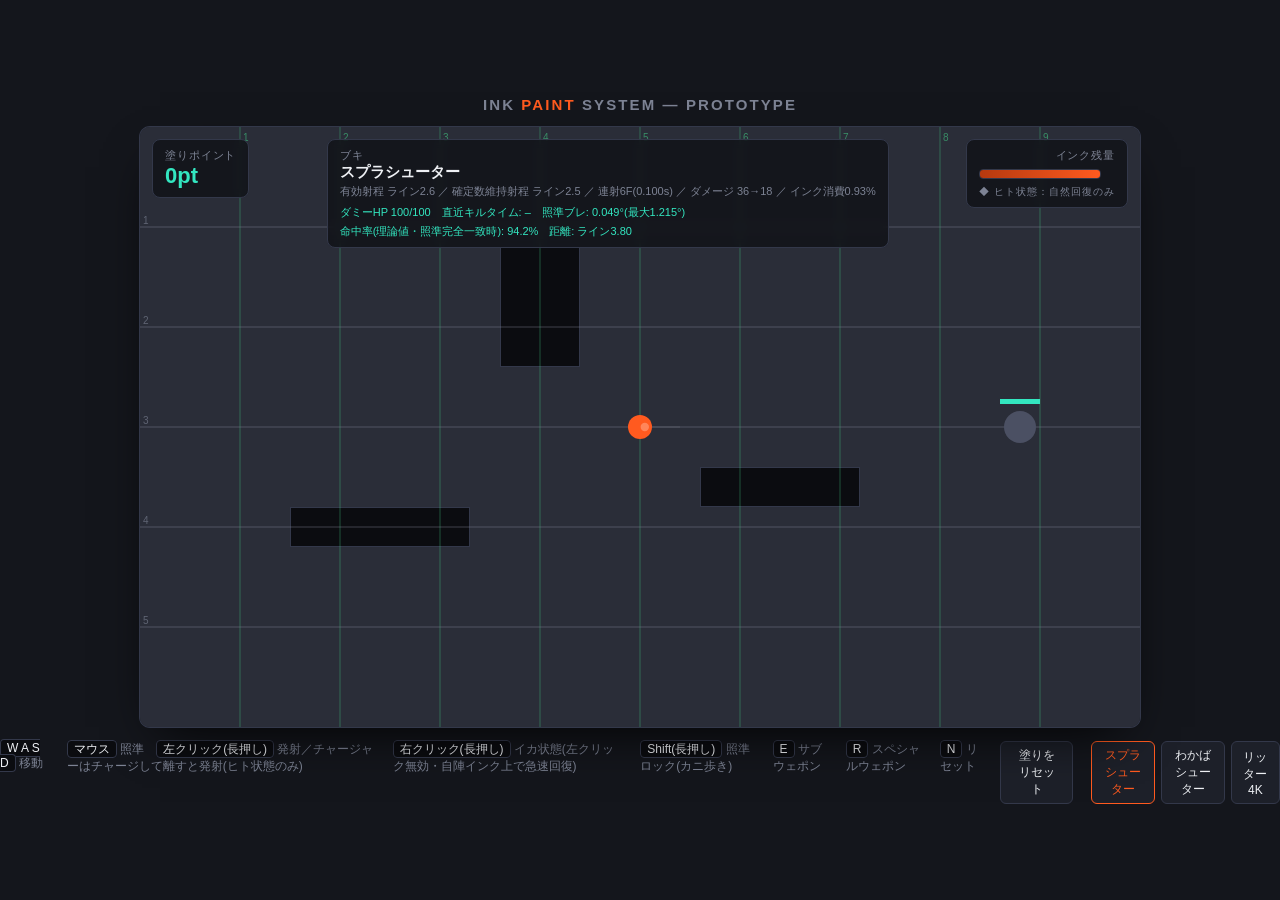
<file: ink-paint-prototype/index.html>
<!DOCTYPE html>
<html lang="ja">
<head>
<meta charset="UTF-8">
<title>インク・ペイントシステム プロトタイプ</title>
<link rel="stylesheet" href="css/style.css">
</head>
<body>
<div id="app">
  <h1>Ink <span>Paint</span> System — Prototype</h1>
  <div id="stage-wrap">
    <canvas id="stage" width="1000" height="600"></canvas>
    <div id="hud">
      <div class="card">
        <div id="coverage-label">塗りポイント</div>
        <div id="coverage-value">0pt</div>
      </div>
      <div class="card" id="weapon-card">
        <div id="coverage-label">ブキ</div>
        <div id="weapon-name" style="font-weight:700; font-size:15px;">–</div>
        <div id="weapon-stats" style="font-size:11px; color:var(--muted); margin-top:2px;">–</div>
        <div id="dummy-status" style="font-size:11px; margin-top:6px; color:var(--accent);">–</div>
        <div id="hit-probability" style="font-size:11px; margin-top:4px; color:var(--accent);">–</div>
        <div id="charge-wrap" style="display:none; margin-top:6px;">
          <div id="coverage-label">チャージ</div>
          <div id="charge-gauge-outer" style="width:140px; height:8px; border-radius:4px; background:#0b0c10; overflow:hidden; margin-top:4px; border:1px solid #33384a;">
            <div id="charge-gauge-inner" style="height:100%; width:0%; background: linear-gradient(90deg, var(--accent), #fff); transition: width .05s linear;"></div>
          </div>
        </div>
      </div>
      <div class="card" style="text-align:right">
        <div id="coverage-label">インク残量</div>
        <div id="ink-gauge-outer"><div id="ink-gauge-inner"></div><div id="ink-predict-band"></div></div>
        <div id="swim-badge">◆ ヒト状態：自然回復のみ</div>
      </div>
    </div>
  </div>
  <div id="footer">
    <div><kbd>W A S D</kbd> 移動</div>
    <div><kbd>マウス</kbd> 照準　<kbd>左クリック(長押し)</kbd> 発射／チャージャーはチャージして離すと発射(ヒト状態のみ)</div>
    <div><kbd>右クリック(長押し)</kbd> イカ状態(左クリック無効・自陣インク上で急速回復)</div>
    <div><kbd>Shift(長押し)</kbd> 照準ロック(カニ歩き)</div> <div><kbd>E</kbd> サブウェポン</div><div><kbd>R</kbd> スペシャルウェポン</div>
    <div><kbd>N</kbd> リセット</div>
    <button id="reset-btn">塗りをリセット</button>
    <div id="weapon-switch"></div>
  </div>
</div>

<script type="module" src="js/main.js"></script>
</body>
</html>
</file>
<file: ink-paint-prototype/css/style.css>
:root{
  --bg: #14161c;
  --panel: #1d2029;
  --ink: #ff5a1f;      /* プレイヤー陣営のインク色（スプラトゥーンのオレンジを意識） */
  --ink-dark: #b5390f;
  --floor: #2a2d38;
  --wall: #0b0c10;
  --text: #eef0f4;
  --muted: #7d8394;
  --accent: #33e6c0;
}
html,body{
  margin:0; height:100%;
  background: var(--bg);
  color: var(--text);
  font-family: "Helvetica Neue", "Hiragino Sans", "Yu Gothic", sans-serif;
  display:flex; align-items:center; justify-content:center;
  overflow:hidden;
}
#app{ display:flex; flex-direction:column; gap:14px; align-items:center; }
h1{
  font-size:15px; letter-spacing:.14em; text-transform:uppercase;
  color: var(--muted); font-weight:600; margin:0;
}
h1 span{ color: var(--ink); }
#stage-wrap{
  position:relative; border-radius:10px; overflow:hidden;
  box-shadow: 0 0 0 1px #33384a, 0 20px 50px -20px #000;
}
canvas{ display:block; background: var(--floor); }
#hud{
  position:absolute; top:12px; left:12px; right:12px;
  display:flex; justify-content:space-between; align-items:flex-start;
  pointer-events:none; font-variant-numeric: tabular-nums;
}
.card{
  background: rgba(13,14,18,.72); backdrop-filter: blur(4px);
  border: 1px solid #33384a; border-radius:8px; padding:8px 12px;
}
#coverage-label{ font-size:11px; color: var(--muted); letter-spacing:.08em; }
#coverage-value{ font-size:22px; font-weight:700; color: var(--accent); }
#ink-gauge-outer{
  width:120px; height:8px; border-radius:4px; background:#0b0c10;
  overflow:hidden; margin-top:6px; border:1px solid #33384a;
  position:relative;
}
#ink-gauge-inner{
  height:100%; width:100%; background: linear-gradient(90deg, var(--ink-dark), var(--ink));
  transition: width .08s linear;
}
#ink-predict-band{
  position:absolute; top:0; left:0; height:100%; width:0;
  background: rgba(255,255,255,0.85);
  transition: left .08s linear, width .08s linear, opacity .12s linear;
  opacity:0;
  pointer-events:none;
}
#swim-badge{
  font-size:10px; letter-spacing:.1em; text-transform:uppercase;
  color: var(--muted); margin-top:6px; transition:color .15s;
}
#swim-badge.active{ color: var(--accent); }
#footer{
  display:flex; gap:18px; font-size:12px; color: var(--muted);
}
#footer b{ color: var(--text); }
kbd{
  background:#0b0c10; border:1px solid #33384a; border-radius:4px;
  padding:1px 6px; font-family: inherit; color:var(--text);
}
button{
  background: var(--panel); color: var(--text); border:1px solid #33384a;
  border-radius:6px; padding:5px 12px; font-size:12px; cursor:pointer;
}
button:hover{ border-color: var(--ink); }
#weapon-switch{ display:flex; gap:6px; }
#weapon-switch button{ padding:4px 10px; }
#weapon-switch button.active{ border-color: var(--ink); color: var(--ink); }
</file>
